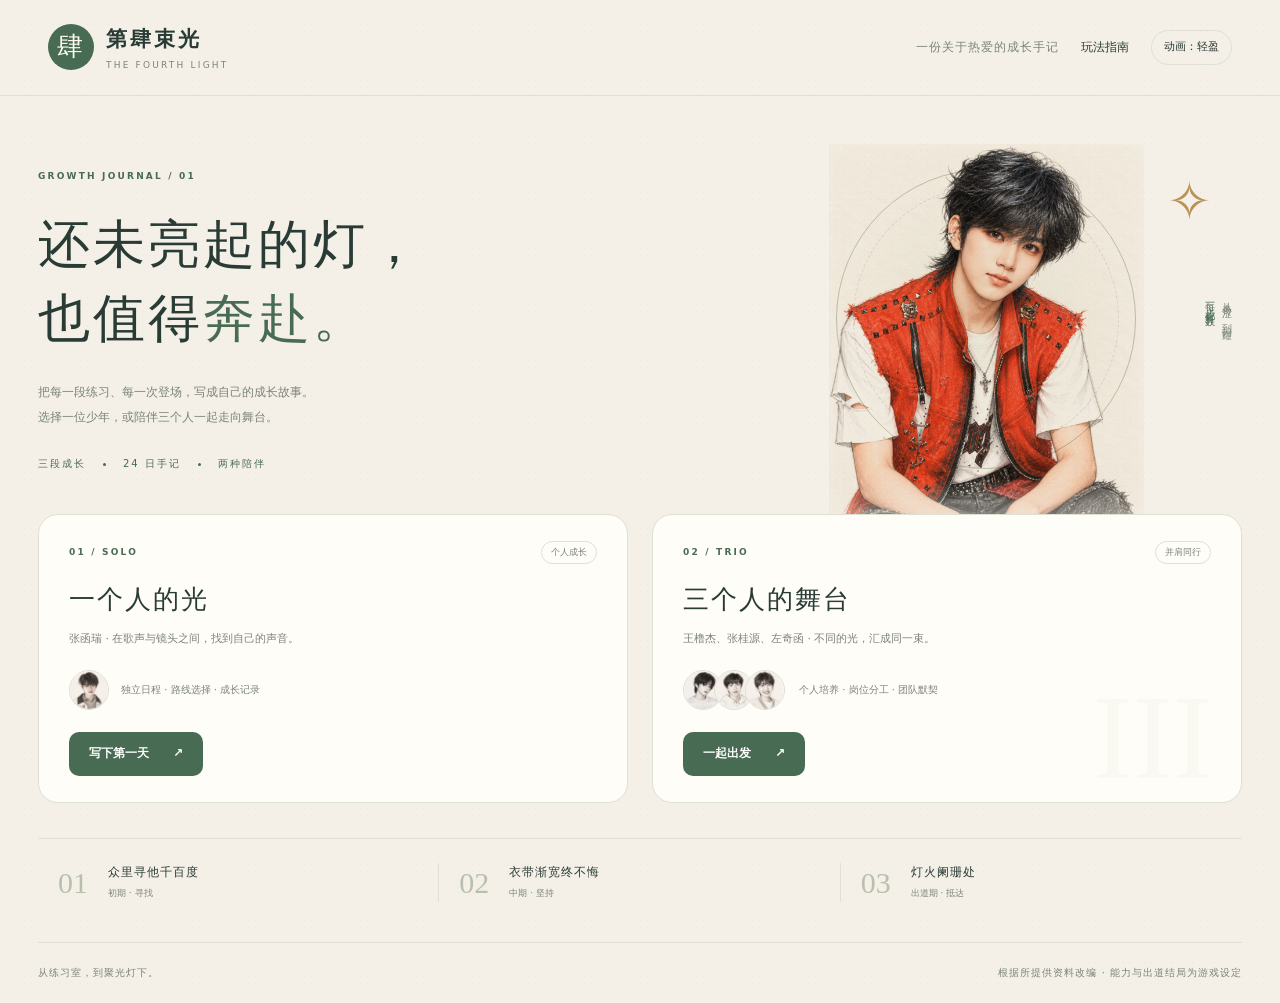
<file: game-demo/index.html>
<!doctype html>
<html lang="zh-CN">
<head>
  <meta charset="utf-8">
  <meta name="viewport" content="width=device-width,initial-scale=1">
  <meta name="theme-color" content="#f4f0e7">
  <title>第肆束光 · 成长手记</title>
  <link rel="stylesheet" href="style.css">
</head>
<body>
  <div id="app"></div>
  <div id="toast" role="status" aria-live="polite"></div>
  <dialog id="modal"></dialog>
  <script src="engine.js"></script>
  <script src="app.js"></script>
</body>
</html>
</file>
<file: game-demo/style.css>
:root{--paper:#f4f0e7;--ink:#293b35;--muted:#7c847a;--accent:#486b53;--soft:#e7ede2;--line:#dfe0d4;--card:#fffdf8;--gold:#b99356;--radius:20px;--font:"Microsoft YaHei","PingFang SC",system-ui,sans-serif}
*{box-sizing:border-box}body{margin:0;background:var(--paper);color:var(--ink);font:14px/1.65 var(--font);background-image:radial-gradient(#83917b12 .7px,transparent .7px);background-size:7px 7px}body[data-phase=blue]{--accent:#596888;--soft:#e9eaf3;--ink:#303b50;--paper:#f0f1f6;--line:#dce0ea}body[data-phase=gold]{--accent:#927144;--soft:#efe8da;--ink:#3e3b35;--paper:#f4f0e8;--line:#e0dbd1}button,select{font:inherit}button{cursor:pointer;color:inherit}button:disabled{cursor:not-allowed;opacity:.5}button{transition:background .18s,transform .18s,border-color .18s}button:active:not(:disabled){transform:scale(.975)}button:focus-visible,select:focus-visible{outline:3px solid #afbc87;outline-offset:3px}h1,h2,h3,p{margin:0}button{border:0;background:none}img{max-width:100%;object-fit:contain}a{color:var(--accent)}.topbar{height:96px;border-bottom:1px solid var(--line);display:flex;justify-content:space-between;align-items:center;max-width:1440px;margin:auto;padding:0 48px}.brand{display:flex;align-items:center;gap:12px;text-align:left;font-size:21px;letter-spacing:3px;font-weight:700;padding:0}.brand-mark{background:var(--accent);color:#fffdf3;border-radius:50%;width:46px;height:46px;display:grid;place-items:center;font-family:serif;font-size:26px;font-weight:400}.brand small{display:block;letter-spacing:2.2px;font-size:9px;font-weight:400;color:var(--muted);margin-top:1px}.topbar nav{display:flex;align-items:center;gap:22px}.nav-note{color:var(--muted);font-size:12px;letter-spacing:1px}.quiet{font-size:12px;padding:8px 0}.quiet:hover{color:var(--accent)}.motion{border:1px solid var(--line);border-radius:50px;padding:7px 12px;font-size:11px}main{max-width:1344px;margin:auto}footer{max-width:1344px;margin:40px auto 0;padding:22px 0;border-top:1px solid var(--line);display:flex;justify-content:space-between;color:var(--muted);font-size:10px;letter-spacing:1px}.eyebrow{font-size:9px;letter-spacing:2.2px;color:var(--accent);font-weight:600;display:block}.primary{border-radius:10px;background:var(--accent);color:white;padding:12px 20px;display:inline-flex;align-items:center;justify-content:space-between;gap:24px;font-size:12px;font-weight:600}.primary:hover:not(:disabled){filter:brightness(1.08);transform:translateY(-1px)}.secondary{padding:11px 18px;border-radius:10px;border:1px solid var(--line);background:var(--card);font-size:12px}.secondary:hover{background:var(--soft)}.pill{font-size:9px;border:1px solid var(--line);padding:3px 9px;border-radius:30px;color:var(--muted);white-space:nowrap}.text-button{padding:3px 0;font-size:10px;color:var(--accent)}.text-button:hover{text-decoration:underline}.panel{background:var(--card);border:1px solid var(--line);border-radius:var(--radius)}.card-heading{display:flex;justify-content:space-between;align-items:center;gap:10px}.card-heading h2{font-size:19px;font-weight:500;margin-top:5px}.muted{color:var(--muted);font-size:11px;line-height:1.8}.full{width:100%}
/* Opening spread */
.landing{display:grid;grid-template-columns:1.15fr .85fr;padding:48px 0 0;position:relative}.hero-copy{padding:25px 0 30px;position:relative;z-index:1}.hero-copy h1{font:52px/1.42 "SimSun","Songti SC",serif;letter-spacing:3px;margin:24px 0}.hero-copy h1 span{color:var(--accent)}.hero-copy>p{font-size:12px;line-height:2.1;color:var(--muted)}.hero-rule{display:flex;align-items:center;gap:17px;margin-top:26px;color:var(--accent);font-size:10px;letter-spacing:2px}.hero-rule i{width:3px;height:3px;border-radius:50%;background:var(--accent)}.hero-art{height:370px;position:relative;display:flex;justify-content:center;overflow:hidden}.hero-art>img{height:420px;width:320px;z-index:1;mix-blend-mode:multiply;object-position:top;mask-image:linear-gradient(#000 80%,transparent)}.orbit{width:300px;height:300px;border:1px solid #bcc5ac;border-radius:50%;position:absolute;top:25px;background:radial-gradient(circle,#e0e7d470,transparent 70%)}.orbit:after{content:"";position:absolute;inset:16px;border-radius:50%;border:1px dashed #bec5b080}.art-note{position:absolute;right:8px;top:150px;z-index:2;font-size:10px;color:var(--muted);writing-mode:vertical-rl;letter-spacing:3px}.art-note b{font-weight:400;color:var(--accent)}.hero-star{position:absolute;top:13px;right:30px;font-size:54px;color:var(--gold);font-weight:100}.mode-grid{grid-column:1/-1;display:grid;grid-template-columns:1fr 1fr;gap:24px;z-index:1}.mode-card{background:var(--card);border:1px solid var(--line);border-radius:20px;padding:26px 30px;position:relative;overflow:hidden}.mode-top{display:flex;justify-content:space-between;align-items:center}.mode-card h2{font-size:26px;font-family:"SimSun",serif;font-weight:400;margin:15px 0 8px;letter-spacing:2px}.mode-card>p{font-size:11px;color:var(--muted)}.face-row{display:flex;align-items:center;margin:22px 0;gap:12px}.face-row img{width:40px;height:40px;border-radius:50%;object-fit:cover;border:1px solid var(--line);background:#f6f2e8}.face-row span{font-size:10px;color:var(--muted)}.face-row.trio{gap:0}.trio img:not(:first-child){margin-left:-9px}.trio span{margin-left:14px}.mode-buttons{display:flex;gap:12px}.group-card:after{content:"III";position:absolute;right:28px;bottom:4px;font:120px/1 serif;color:#b3bfab15;pointer-events:none}.chapter-preview{grid-column:1/-1;display:grid;grid-template-columns:repeat(3,1fr);margin:35px 0 0;border-top:1px solid var(--line);padding-top:24px}.chapter-preview>div{display:grid;grid-template-columns:38px 1fr;gap:2px 12px;padding:0 20px;border-right:1px solid var(--line)}.chapter-preview>div:last-child{border:0}.chapter-preview span{grid-row:span 2;font:30px/1.3 serif;color:#b8c0ad}.chapter-preview b{font-size:12px;font-weight:500;letter-spacing:1px}.chapter-preview small{font-size:9px;color:var(--muted)}
/* Journal workspace */
.dashboard{padding-top:24px}.phase-steps{display:grid;grid-template-columns:repeat(3,1fr);gap:28px;border-bottom:1px solid var(--line);padding:0 0 22px}.phase-step{display:flex;gap:12px;align-items:center;opacity:.45}.phase-step.current,.phase-step.completed{opacity:1}.phase-step>span{font:18px/1 serif;display:grid;place-items:center;border:1px solid var(--line);width:34px;height:34px;border-radius:50%;color:var(--muted)}.phase-step.current>span{background:var(--accent);color:#fff;border-color:var(--accent)}.phase-step strong{display:block;font-size:11px;font-weight:500;letter-spacing:1px}.phase-step small{font-size:9px;color:var(--muted)}.day-heading{display:flex;justify-content:space-between;align-items:center;padding:27px 0 25px}.day-heading h1{font:32px/1.5 "SimSun",serif;letter-spacing:3px;margin-top:8px}.heading-dot{color:var(--gold)}.day-heading p{font-size:11px;color:var(--muted);margin-top:4px}.day-counter{min-width:125px}.day-counter>span{font-size:9px;letter-spacing:3px;color:var(--muted)}.day-counter strong{display:block;font:38px/1.4 Georgia,serif}.day-counter small{font:12px var(--font);color:var(--muted);margin-left:10px}.tiny-track{height:3px;background:var(--line);margin-top:4px}.tiny-track i{display:block;height:100%;background:var(--accent)}.workspace{display:grid;grid-template-columns:300px minmax(380px,1fr) 270px;gap:18px;align-items:start}.character-panel{padding:18px 20px;overflow:hidden}.member-tabs{display:flex;gap:2px;margin-bottom:12px;background:var(--soft);padding:3px;border-radius:8px}.member-tabs button{flex:1;padding:5px 2px;font-size:10px;border-radius:6px;color:var(--muted)}.member-tabs button.active{background:var(--card);color:var(--accent);box-shadow:0 1px 3px #0000000a}.portrait-frame{height:275px;margin:10px -5px 0;position:relative;overflow:hidden;background:#f9f5ea;border-radius:12px}.portrait{width:100%;height:100%;object-fit:cover;object-position:center 18%;mix-blend-mode:multiply;animation:fade-in .5s ease}.portrait-sticker{position:absolute;top:12px;left:10px;writing-mode:vertical-rl;font-size:7px;letter-spacing:2px;color:var(--accent);opacity:.75}.character-touch{position:absolute;bottom:10px;right:10px;border-radius:30px;background:#fffdf7e8;box-shadow:0 2px 6px #00000008;padding:6px 12px;font-size:9px;color:var(--accent)}.character-name{display:flex;justify-content:space-between;align-items:center;margin-top:15px}.character-name h2{font:23px "SimSun",serif;letter-spacing:3px}.character-name>span{font-size:8px;background:var(--soft);padding:3px 7px;border-radius:4px;color:var(--accent)}.character-quote{font-size:9px;color:var(--muted);margin:10px 0 16px}.condition-row{display:flex;gap:15px}.condition{flex:1}.condition>span{display:flex;justify-content:space-between;font-size:9px;color:var(--muted)}.condition b{font-weight:400;color:var(--ink);font-size:9px}.condition-track{height:4px;background:var(--line);margin-top:6px;border-radius:6px;overflow:hidden}.condition-track i{display:block;height:100%;background:var(--accent)}.condition-track .warn{background:#c89765}.condition .danger{color:#b76550}.danger-note{font-size:9px;color:#b76550;margin-top:10px}.pixel-corner{border-top:1px dashed var(--line);margin-top:20px;padding-top:10px;display:flex;align-items:center;gap:10px}.pixel-corner img{height:63px;width:45px;object-fit:contain}.pixel-corner b{font-size:9px;font-weight:400}.pixel-corner small{display:block;font-size:8px;color:var(--muted);margin-top:3px}.schedule-panel{padding:22px}.plan-tools{display:flex;gap:17px;margin-top:20px;padding-bottom:14px;border-bottom:1px solid var(--line)}.schedule-list{margin-top:5px}.schedule-row{display:flex;gap:15px;padding:17px 0;border-bottom:1px dashed var(--line)}.time-label{width:35px;flex-shrink:0;display:flex;flex-direction:column}.time-label>span{font:16px/1.4 Georgia;color:#b9bfad}.time-label b{font-size:10px;font-weight:500;margin-top:2px}.time-label small{font-size:8px;color:var(--muted);margin-top:4px}.current .time-label>span{color:var(--accent)}.schedule-people{flex:1;display:grid;grid-template-columns:repeat(auto-fit,minmax(90px,1fr));gap:7px;min-width:0}.schedule-pick{text-align:left;padding:11px 10px;border-radius:10px;background:#f6f6ef;border:1px solid transparent;min-width:0}.schedule-pick:hover:not(:disabled){border-color:var(--accent);background:var(--soft)}.schedule-pick>span{display:flex;justify-content:space-between;align-items:center;color:var(--muted);font-size:8px}.schedule-pick>span>small{font-size:8px}.schedule-pick>b{display:block;font-size:12px;font-weight:500;margin:5px 0}.schedule-pick>small{font-size:8px;color:var(--muted);display:block;line-height:1.6}.schedule-pick.invalid{border-color:#c29777;background:#fff3e6}.finished .schedule-pick{opacity:.55;background:#f1f2e9}.show-booking{display:flex;align-items:center;gap:12px;padding:12px;background:var(--soft);border:1px solid var(--line);border-radius:10px}.show-booking>span{font-size:22px;color:var(--gold)}.show-booking b{font-size:12px;font-weight:500;display:block}.show-booking small{font-size:8px;color:var(--muted)}.execution-bar{padding-top:18px}.execution-bar p{font-size:9px;color:var(--muted);margin-bottom:12px}.execute{width:100%;padding:12px 16px}.scene-strip{margin-top:20px;padding:11px 16px 6px;border-radius:12px;position:relative;background:linear-gradient(#f0f2e7,#e7eade);border:1px solid #dfe2d6;overflow:hidden}.scene-title{font-size:7px;letter-spacing:2px;color:var(--muted)}.practice-floor{display:flex;justify-content:center;gap:25px;border-bottom:1px solid #cfd5c4;background:repeating-linear-gradient(90deg,transparent 0,transparent 69px,#bdc8b333 70px);padding-bottom:4px}.pixel-actor{text-align:center;display:flex;flex-direction:column;align-items:center}.pixel-actor img{height:83px;width:65px;object-fit:contain}.pixel-actor span{font-size:8px;color:var(--muted)}.scene-caption{font-size:8px;color:var(--muted);display:block;text-align:center;padding-top:6px;letter-spacing:1px}.right-column{display:flex;flex-direction:column;gap:16px}.stats-panel{padding:20px}.stat-limit{font-size:8px;color:var(--muted)}.stat-row{margin-top:17px}.stat-row>div:first-child{display:flex;justify-content:space-between;font-size:10px}.stat-row b{font:13px Georgia}.stat-track{height:5px;background:#eaece4;border-radius:8px;margin-top:7px;position:relative}.stat-track i{display:block;height:100%;background:var(--accent);border-radius:8px;transition:width .5s}.stat-track>span{position:absolute;width:1px;height:9px;background:#bd9b62;top:-2px}.resource-grid{display:grid;grid-template-columns:1fr 1fr;gap:15px 10px;border-top:1px solid var(--line);padding-top:16px;margin-top:23px}.resource-grid small{font-size:8px;color:var(--muted);display:block}.resource-grid b{font:21px Georgia;display:flex;gap:9px;align-items:baseline}.resource-grid b>span{color:var(--muted);font:8px var(--font)}.goals-panel{padding:18px 20px}.goals-panel h3{font:20px "SimSun",serif;margin:8px 0 17px}.goal-item{display:flex;gap:10px;align-items:center;margin-top:14px}.goal-check{border-radius:50%;border:1px solid var(--line);width:20px;height:20px;display:grid;place-items:center;font-size:10px;color:transparent;flex-shrink:0}.goal-check.checked{background:var(--soft);color:var(--accent)}.goal-item b{font-size:10px;font-weight:500}.goal-item small{font-size:8px;color:var(--muted);display:block;margin-top:2px}.upcoming{margin-top:20px;padding-top:14px;border-top:1px dashed var(--line)}.upcoming span{font-size:8px;color:var(--muted)}.upcoming b{display:block;font-size:10px;margin-top:4px;font-weight:500}.journal{margin-top:20px;padding:20px 24px}.journal-entries{display:grid;grid-template-columns:repeat(3,1fr);gap:24px;margin-top:18px}.journal-entries>div{padding-left:12px;border-left:2px solid var(--soft)}.journal-entries span{font-size:8px;color:var(--accent);letter-spacing:1px}.journal-entries p{font-size:10px;color:var(--muted);margin-top:5px}.save-note{display:flex;justify-content:space-between;align-items:center;color:var(--muted);font-size:9px;margin-top:15px}.storage-warning{grid-column:1/-1;color:#b76550;margin-top:18px}
/* Overlays and live performance */
dialog{border:1px solid var(--line);border-radius:24px;background:var(--card);color:var(--ink);padding:0;max-height:90vh;width:min(760px,calc(100% - 32px));box-shadow:0 24px 80px #18231e25}dialog::backdrop{background:#19261fd0;backdrop-filter:blur(4px)}dialog[open]{animation:rise .22s ease}.modal-heading{padding:28px 30px 18px;position:relative}.modal-heading h2{font:26px/1.5 "SimSun",serif;margin-top:9px;letter-spacing:1px}.modal-heading p{font-size:11px;color:var(--muted);margin-top:9px}.close{position:absolute;right:20px;top:16px;font-size:24px;color:var(--muted);padding:2px 9px}.action-grid{display:grid;grid-template-columns:repeat(3,1fr);gap:10px;padding:8px 30px 30px}.action-card{padding:14px;text-align:left;border-radius:12px;border:1px solid var(--line);background:#fbfaf5}.action-card:hover:not(:disabled){background:var(--soft);border-color:var(--accent)}.action-category{font-size:8px;letter-spacing:1px;color:var(--accent)}.action-card>b{display:flex;justify-content:space-between;font-size:12px;margin:6px 0 8px;font-weight:500}.action-card>b small{font-size:9px;color:var(--gold)}.action-card>p{font-size:9px;color:var(--muted);line-height:1.8}.action-card.locked{opacity:.4}.event-modal{width:min(760px,calc(100% - 32px))}.event-modal[open]{display:grid;grid-template-columns:220px 1fr}.event-art{background:#eee9df;position:relative;display:flex;justify-content:center;align-items:center;overflow:hidden}.event-art img{width:100%;mix-blend-mode:multiply}.event-art>span{position:absolute;bottom:30px;font:15px serif;letter-spacing:4px;color:var(--accent)}.event-content{padding:34px 30px}.event-content h2{font:26px/1.5 "SimSun",serif;margin:14px 0}.event-content>p{font-size:12px;color:var(--muted);line-height:2}.event-options{display:flex;flex-direction:column;gap:12px;margin-top:24px}.event-options button{border:1px solid var(--line);border-radius:12px;background:#f8f7ef;padding:14px 16px;text-align:left}.event-options button:hover{border-color:var(--accent);background:var(--soft)}.event-options b{font-size:12px;display:flex;justify-content:space-between;font-weight:500}.event-options small{font-size:10px;color:var(--muted);display:block;margin-top:6px}.fiction-note{display:block;color:var(--muted);font-size:9px;margin-top:20px}.padded{padding:0 30px 30px;margin-top:10px}.small-modal{max-width:500px}.show-form{padding:0 30px 30px}.show-form label{display:flex;justify-content:space-between;align-items:center;gap:20px;padding:13px 0;border-bottom:1px dashed var(--line)}.show-form label>span,.show-main-label{font-size:11px}.show-main-label{margin-top:18px;color:var(--accent)}select{max-width:68%;border:1px solid var(--line);background:#f7f6ef;border-radius:8px;padding:9px 12px;font-size:11px;color:var(--ink)}.show-preview{display:flex;align-items:center;justify-content:space-between;padding:18px;margin:20px 0 12px;border-radius:12px;background:var(--soft);gap:12px;font-size:10px}.show-preview>b{font:34px Georgia;color:var(--accent)}.show-preview small{font-size:9px;color:var(--muted)}.show-form>.primary{margin-top:18px}.live-modal{background:#15251f;max-width:850px;overflow:hidden;border:1px solid #4f6352}.live-stage{position:relative;min-height:540px;text-align:center;color:#f1edd9;padding:30px 20px;overflow:hidden;background:radial-gradient(ellipse at center 55%,#3f5a43,#15251f 70%)}.live-label{font-size:9px;letter-spacing:2px;position:relative;z-index:2}.live-stage h2{font:32px "SimSun",serif;margin-top:18px;position:relative;z-index:2;letter-spacing:3px}.spotlight{position:absolute;top:-70px;width:190px;height:550px;background:linear-gradient(#f5e6ad50,#f5e6ad00);filter:blur(10px);transform-origin:top;pointer-events:none}.spotlight.a{left:20%;transform:rotate(-25deg);animation:sweep 3s ease-in-out infinite alternate}.spotlight.b{right:20%;transform:rotate(25deg);animation:sweep 3s ease-in-out infinite alternate-reverse}.live-actors{display:flex;justify-content:center;align-items:end;gap:40px;position:relative;z-index:2;margin-top:30px}.live-actors img{width:130px;height:190px;animation:groove .75s ease-in-out infinite alternate}.live-actors>div:nth-child(2) img{animation-delay:.15s}.live-actors>div:nth-child(3) img{animation-delay:.3s}.live-actors span{display:block;font-size:10px;letter-spacing:2px;color:#dddcc4}.stage-floor{height:40px;position:relative;border-top:1px solid #dac68b66;background:radial-gradient(ellipse,#95a58033,transparent);margin:3px 15% 0}.sparkles{color:#d6b871;position:absolute;top:160px;left:10%;right:10%;font-size:28px;letter-spacing:26px;pointer-events:none;animation:twinkle 1.4s infinite alternate}.tap-zone{position:relative;z-index:2;display:flex;align-items:center;flex-direction:column;gap:10px}.tap-zone>span{font-size:10px;color:#cccfb8}.tap-button{background:#e6d7a9;border:1px solid #efe2bd;border-radius:50px;padding:12px 26px;font-size:12px;color:#243b2e;box-shadow:0 0 24px #ddc89020}.tap-button b{margin-left:16px;font-size:10px}.tap-zone small{font-size:9px;color:#b8c2b0}.stage-skip{color:#ebdfba;text-decoration:underline;font-size:10px;margin-top:4px}.result-modal{max-width:620px}.result-top{text-align:center;padding:30px 30px 25px;background:var(--soft)}.result-score{display:block;font:74px/1.2 Georgia;color:var(--accent);margin:16px 0 8px}.result-score small{font:12px var(--font);color:var(--muted);margin-left:5px}.result-top h2{font:26px "SimSun",serif}.result-top p{font-size:11px;color:var(--muted);margin-top:10px}.result-content{padding:24px 30px 30px}.result-rewards{display:flex;justify-content:space-around;text-align:center}.result-rewards small{font-size:9px;color:var(--muted);display:block}.result-rewards b{font:26px Georgia}.score-reasons{display:flex;flex-wrap:wrap;gap:8px;justify-content:center;margin:20px 0}.score-reasons span{font-size:9px;padding:3px 9px;background:#f0f1e9;border-radius:4px;color:var(--muted)}.evolution-row{display:flex;justify-content:center;gap:30px;margin:12px 0 20px}.evolution-row>div{text-align:center}.evolution-row img{width:60px;height:60px;border-radius:50%;object-fit:cover;border:1px solid var(--line);display:block;margin:0 auto 7px}.evolution-row b{font-size:11px;display:block;font-weight:500}.evolution-row small{font-size:9px;color:var(--muted)}.result-content>.muted{text-align:center;margin-bottom:20px}.help-modal{max-width:620px}.help-content{padding:4px 30px 30px}.help-content>div{display:flex;gap:18px;padding:14px 0;border-bottom:1px dashed var(--line)}.help-content>div>span{font:24px Georgia;color:#b2bca8}.help-content p{font-size:11px;color:var(--muted);line-height:1.9}.help-content p b{font-weight:500;color:var(--ink)}.help-content>.muted{margin-top:18px;font-size:10px}.confirm-buttons{padding:8px 30px 30px;display:flex;justify-content:flex-end;gap:10px}.full-journal{padding:0 30px 30px}.full-journal>div{display:flex;gap:20px;padding:12px 0;border-bottom:1px dashed var(--line)}.full-journal span{flex-shrink:0;font-size:10px;color:var(--accent);width:45px}.full-journal p{font-size:11px;color:var(--muted)}#toast{position:fixed;bottom:30px;left:50%;transform:translate(-50%,20px);background:#273e32f2;color:#fcf9ee;padding:12px 22px;max-width:min(620px,90vw);font-size:11px;border-radius:12px;box-shadow:0 6px 22px #00000018;z-index:10;opacity:0;pointer-events:none;transition:.25s}#toast.visible{transform:translate(-50%,0);opacity:1}.image-failed{position:relative}.image-failed:after{content:attr(data-fallback);font-size:10px;color:var(--muted);position:absolute;inset:15px;display:grid;place-items:center}
/* Final spread */
.ending-page{padding-top:40px;text-align:center}.ending-title{margin:25px 0}.ending-rank{font:15px Georgia;color:var(--gold);display:inline-grid;place-items:center;width:36px;height:36px;border:1px solid var(--gold);border-radius:50%;margin-bottom:12px}.ending-title h1{font:42px/1.5 "SimSun",serif;letter-spacing:5px}.ending-title p{color:var(--muted);font-size:12px;margin-top:10px}.ending-cast{display:flex;justify-content:center;gap:22px;max-width:760px;margin:auto}.ending-cast>div{flex:1;max-width:250px;position:relative}.ending-cast img{width:100%;height:260px;object-fit:cover;object-position:top;border-radius:120px 120px 12px 12px;border:1px solid var(--line);mix-blend-mode:multiply}.ending-cast b{display:block;font:18px "SimSun",serif;margin-top:12px;letter-spacing:3px;font-weight:400}.ending-summary{display:flex;justify-content:space-evenly;max-width:760px;margin:30px auto;padding:20px;gap:20px}.ending-summary small{font-size:10px;color:var(--muted);display:block}.ending-summary b{font:28px Georgia}.ending-summary b span{font:11px var(--font)}.final-growth{text-align:left;padding:25px 30px}.growth-grid{display:grid;grid-template-columns:repeat(auto-fit,minmax(220px,1fr));gap:40px;margin-top:25px}.growth-grid h3{font:20px "SimSun",serif;margin-bottom:20px}.final-stat{display:flex;gap:15px;align-items:center;margin:15px 0;font-size:10px}.final-stat>div{flex:1;position:relative;height:13px;background:var(--soft);border-radius:3px;overflow:hidden}.final-stat i{position:absolute;left:0;height:6px;display:block}.final-stat .before{top:0;background:#bac6b5}.final-stat .after{bottom:0;background:var(--accent)}.final-stat b{font-size:9px;font-weight:400;width:72px;text-align:right}.final-shows{display:grid;grid-template-columns:repeat(3,1fr);gap:20px;margin:22px 0}.final-shows article{padding:23px;text-align:left}.final-shows h3{font-size:14px;margin:12px 0;font-weight:500}.final-shows strong{font:32px Georgia;color:var(--accent)}.final-shows small{font:10px var(--font);margin-left:5px}.final-shows p{font-size:10px;color:var(--muted);margin-top:7px}.ending-note{font-size:10px;color:var(--muted);line-height:1.9;margin:28px 0}.ending-buttons{display:flex;justify-content:center;gap:15px;margin-bottom:30px}
@keyframes fade-in{from{opacity:.1;transform:translateY(5px)}to{opacity:1;transform:translateY(0)}}@keyframes rise{from{opacity:0;transform:translateY(12px)}to{opacity:1;transform:translateY(0)}}@keyframes bounce{0%,100%{transform:translateY(0)}40%{transform:translateY(-8px) rotate(-3deg)}70%{transform:translateY(-3px) rotate(3deg)}}@keyframes groove{from{transform:translateY(0) rotate(-2deg)}to{transform:translateY(-7px) rotate(2deg)}}@keyframes sweep{from{transform:rotate(-20deg)}to{transform:rotate(20deg)}}@keyframes twinkle{from{opacity:.25;transform:translateY(5px)}to{opacity:.8;transform:translateY(-5px)}}.training{animation:bounce .45s ease}.popped{animation:bounce .3s ease}.reduced *,.reduced *:before,.reduced *:after{animation:none!important;transition:none!important;scroll-behavior:auto!important}@media(prefers-reduced-motion:reduce){*{animation:none!important;transition:none!important}}
@media(min-width:1500px){.landing,.dashboard,.ending-page,footer{max-width:1320px}}@media(max-width:1430px){main,footer{margin-left:38px;margin-right:38px}.workspace{grid-template-columns:260px minmax(360px,1fr) 240px}.character-panel{padding:17px}.portrait-frame{height:252px}.schedule-panel{padding:20px}.stats-panel,.goals-panel{padding:18px}.schedule-row{gap:10px}.schedule-pick{padding:10px 8px}.schedule-pick>b{font-size:11px}}
@media(max-width:1150px){.workspace{grid-template-columns:250px minmax(360px,1fr)}.right-column{grid-column:1/-1;display:grid;grid-template-columns:1fr 1fr}.stats-panel{display:grid;grid-template-columns:repeat(5,1fr);gap:15px}.stats-panel .card-heading{grid-column:1/-1}.stat-row{margin:0}.resource-grid{grid-column:1/-1;display:flex;justify-content:space-around;margin-top:4px}.goals-panel{display:flex;flex-direction:column}.portrait-frame{height:300px}.hero-copy h1{font-size:46px}.nav-note{display:none}.topbar{padding:0 38px}}
@media(max-width:760px){main,footer{margin-left:20px;margin-right:20px}.topbar{height:78px;padding:0 20px}.brand{font-size:17px;gap:9px;letter-spacing:2px}.brand-mark{width:38px;height:38px;font-size:21px}.brand small{font-size:7px}.topbar nav{gap:13px}.quiet{font-size:10px}.motion{font-size:9px;padding:5px 8px}.landing{padding-top:22px;grid-template-columns:1fr}.hero-copy{padding:10px 0 20px;z-index:2}.hero-copy h1{font-size:38px;margin:18px 0}.hero-copy>p{font-size:10px}.hero-art{position:absolute;right:0;top:18px;opacity:.2;width:200px;height:290px;pointer-events:none}.hero-art>img{width:200px;height:310px}.orbit{width:200px;height:200px}.art-note,.hero-star{display:none}.hero-rule{font-size:8px;margin-top:19px}.mode-grid{grid-template-columns:1fr;gap:16px}.mode-card{padding:23px}.mode-card h2{font-size:24px}.chapter-preview{gap:12px}.chapter-preview>div{padding:0;grid-template-columns:1fr;border:0;gap:6px}.chapter-preview span{font-size:21px;grid-row:auto}.chapter-preview b{font-size:9px;letter-spacing:0}.chapter-preview small{font-size:8px}.phase-steps{gap:12px;padding-bottom:17px}.phase-step{gap:7px}.phase-step>span{width:25px;height:25px;font-size:12px;flex-shrink:0}.phase-step strong{font-size:9px;letter-spacing:0}.phase-step small{font-size:8px}.day-heading h1{font-size:25px;letter-spacing:1px}.day-heading{padding:22px 0}.day-counter{min-width:72px}.day-counter strong{font-size:30px}.day-counter small{font-size:10px;margin-left:4px}.workspace{grid-template-columns:1fr}.character-panel{display:grid;grid-template-columns:120px 1fr;gap:0 18px;position:relative;padding:16px}.character-panel>.card-heading,.member-tabs{grid-column:1/-1;margin-bottom:10px}.portrait-frame{height:165px;grid-row:span 4;margin:0}.portrait-sticker{display:none}.portrait{object-position:center top}.character-touch{right:5px;bottom:6px;font-size:8px;padding:4px 6px}.character-name{margin-top:4px;align-self:start}.character-name h2{font-size:20px}.character-name>span{font-size:7px;max-width:80px}.character-quote{font-size:8px;margin:6px 0 12px}.condition-row{gap:10px;align-self:start}.pixel-corner{margin-top:12px;padding-top:6px;gap:6px}.pixel-corner img{height:40px;width:30px}.pixel-corner b{font-size:8px}.pixel-corner small{font-size:7px}.danger-note{grid-column:2;margin-top:3px}.schedule-panel{padding:20px 16px}.schedule-row{gap:12px}.schedule-pick>small{font-size:8px}.schedule-pick>b{font-size:11px}.right-column{grid-template-columns:1fr;gap:15px}.stats-panel{padding:20px;gap:12px}.goals-panel{display:block}.journal{padding:20px}.journal-entries{grid-template-columns:1fr;gap:12px}.card-heading h2{font-size:17px}.journal .text-button{font-size:9px}.scene-strip{margin-top:20px}.eyebrow{font-size:8px;letter-spacing:1.5px}.event-modal[open]{grid-template-columns:1fr}.event-art{display:none}.event-content{padding:28px}.modal-heading{padding:24px}.modal-heading h2{font-size:23px}.action-grid{grid-template-columns:repeat(2,1fr);padding:0 20px 20px;gap:8px}.action-card{padding:11px}.action-card>b{font-size:11px}.action-card>p{font-size:8px}.show-form{padding:0 24px 24px}.show-form select{max-width:65%;padding:8px;font-size:10px}.show-preview{padding:12px;gap:10px;font-size:9px}.show-preview>b{font-size:28px}.live-stage{min-height:480px;padding:25px 12px}.live-stage h2{font-size:25px}.live-actors{gap:15px}.live-actors img{width:90px;height:160px}.live-label{font-size:8px;letter-spacing:1px}.sparkles{letter-spacing:12px;font-size:20px}.result-content{padding:20px}.result-rewards b{font-size:23px}.result-top h2{font-size:23px}.ending-title h1{font-size:32px}.ending-cast{gap:10px}.ending-cast img{height:180px}.ending-cast b{font-size:15px}.ending-summary{padding:18px 12px;gap:8px}.ending-summary b{font-size:23px}.ending-summary small{font-size:8px}.final-growth{padding:20px}.growth-grid{gap:15px}.final-shows{grid-template-columns:1fr;gap:12px}.final-shows article{padding:18px}.ending-buttons{gap:9px;flex-wrap:wrap}.ending-buttons button{font-size:11px}.ending-note{font-size:9px}footer{flex-direction:column;gap:5px;font-size:8px;margin-top:30px}.confirm-buttons{padding:8px 24px 24px}}

/* On phones each attribute gets its own readable row. */
@media(max-width:760px){
  .stats-panel{display:block}
  .stat-row{margin-top:17px}
  .stat-row>div:first-child{font-size:12px}
  .stat-row b{font-size:15px}
  .resource-grid{display:grid;grid-template-columns:1fr 1fr;gap:16px;margin-top:22px}
  .resource-grid small{font-size:10px}
  .schedule-pick>small,.pick-person,.condition>span{font-size:10px}
  .schedule-pick>b{font-size:12px}
  .time-label b{font-size:11px}
  .condition b{font-size:10px}
  .action-card>p{font-size:10px}
  .event-options small{font-size:11px}
  .goal-item b{font-size:12px}
  .goal-item small,.journal-entries p{font-size:10px}
}
</file>
